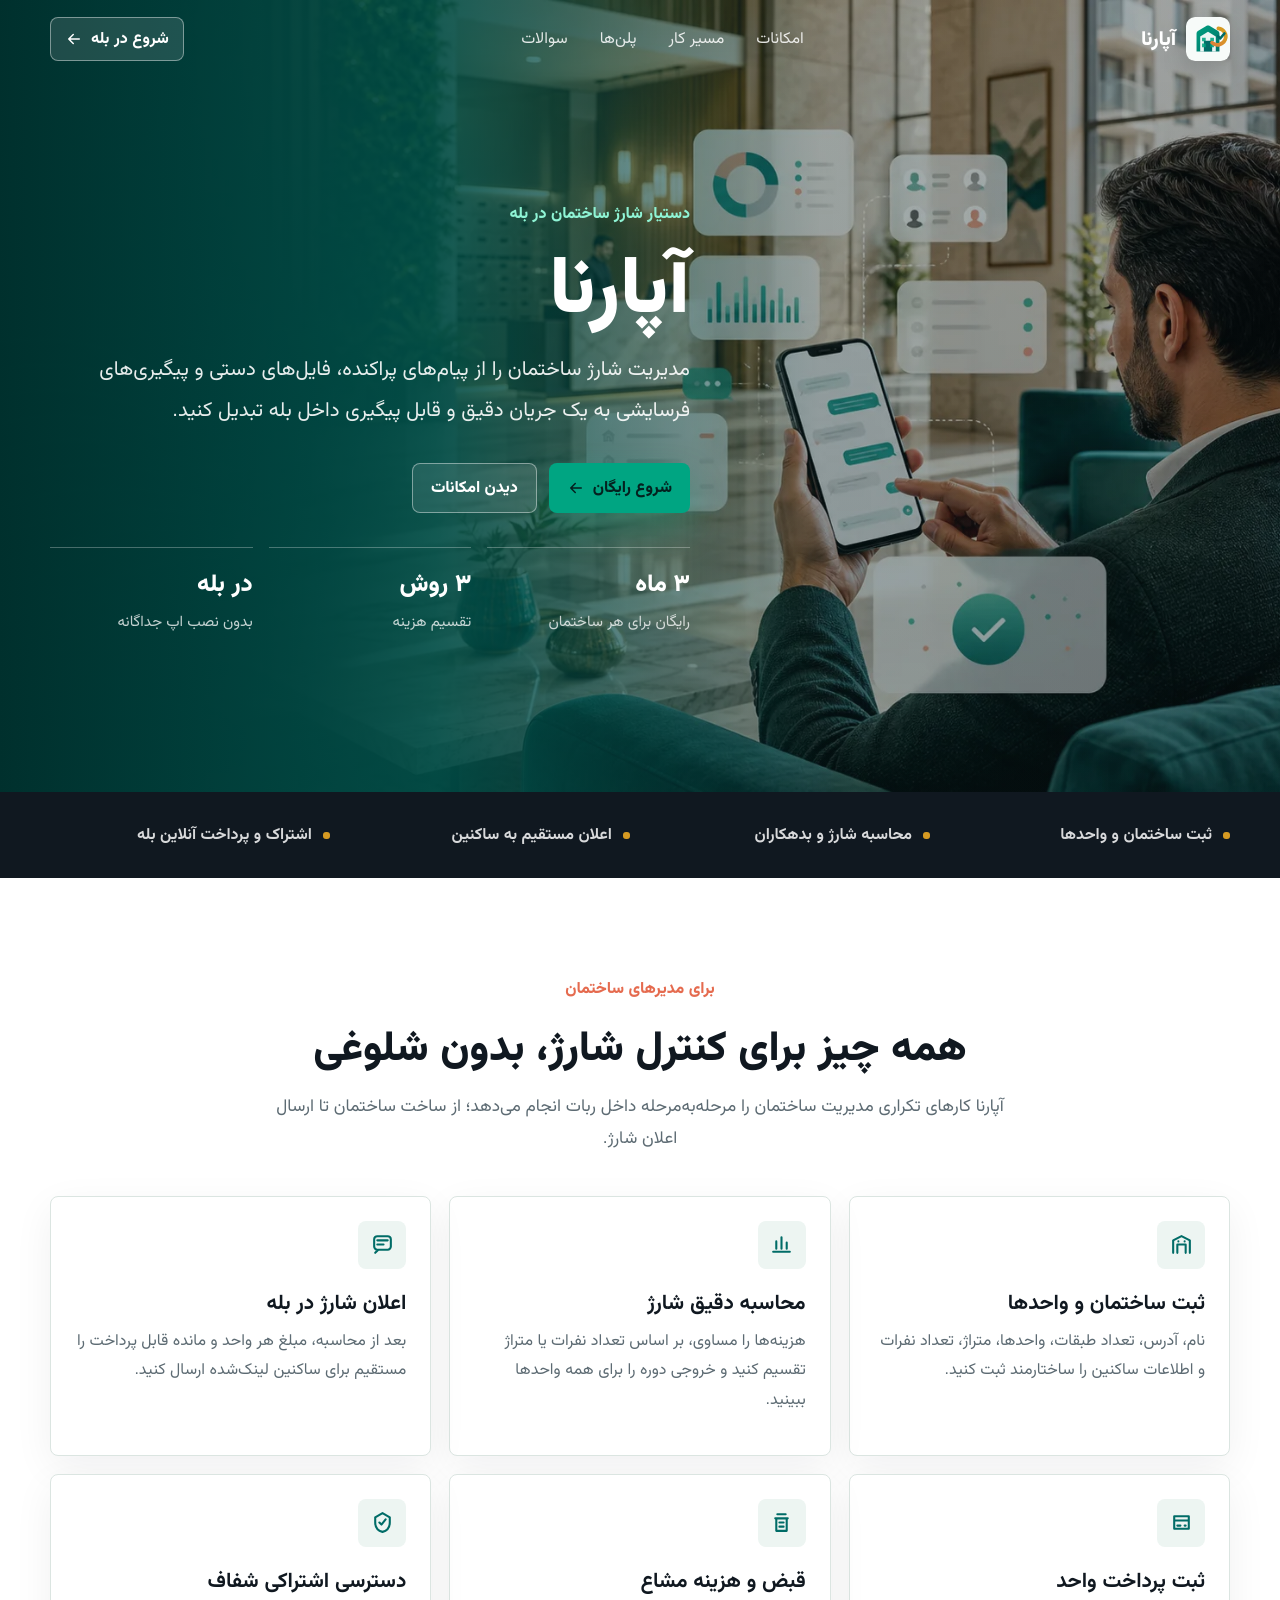
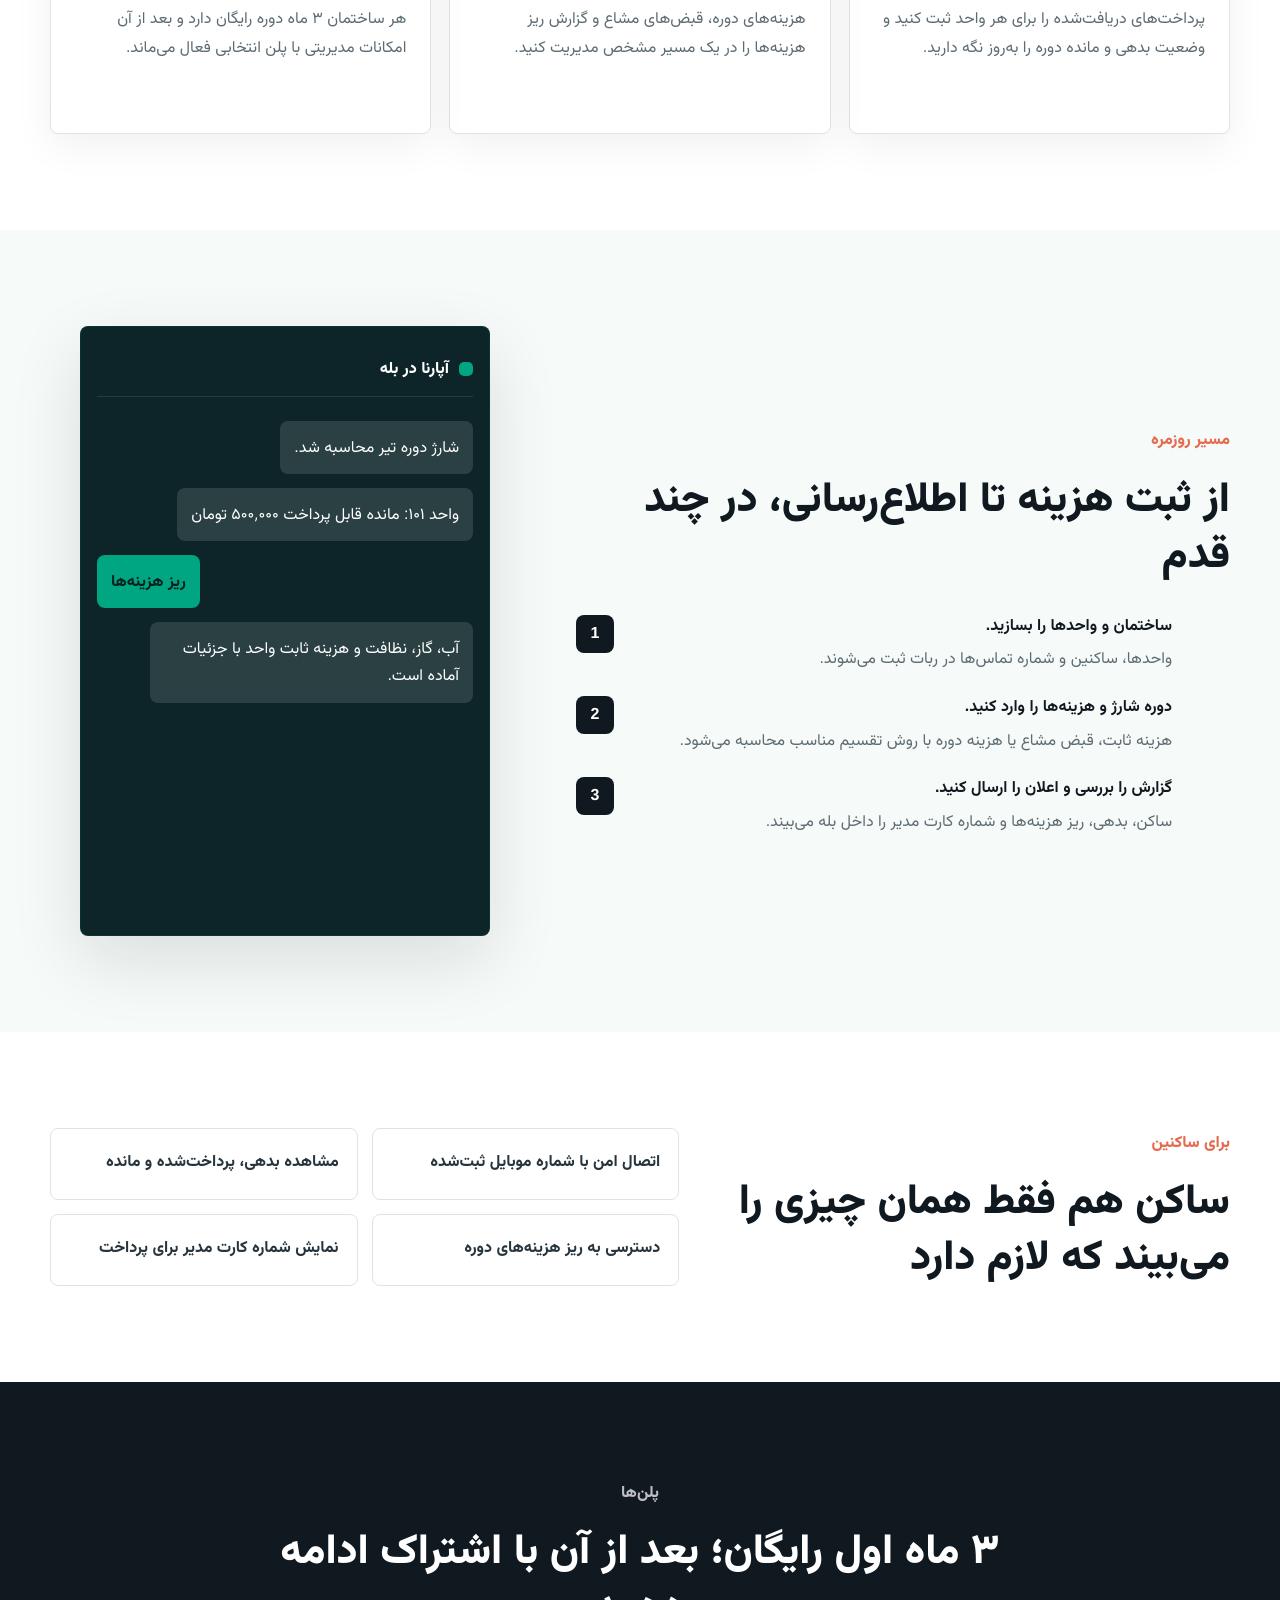
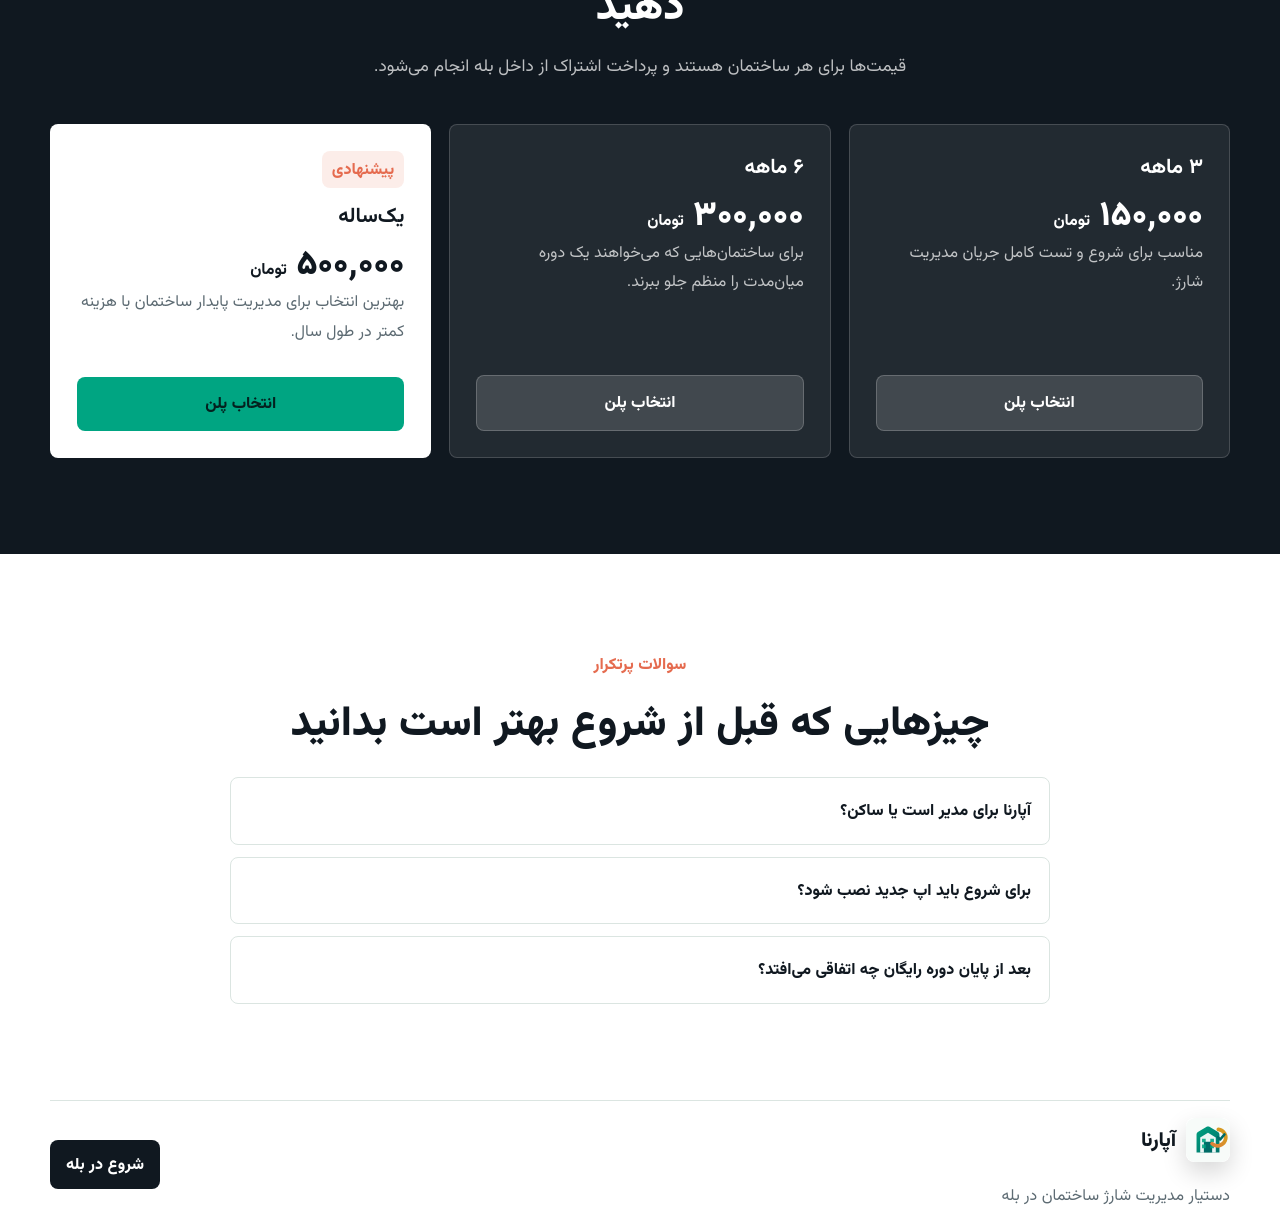
<file: index.html>
<!doctype html>
<html lang="fa-IR" dir="rtl">
  <head>
    <meta charset="utf-8" />
    <meta name="viewport" content="width=device-width, initial-scale=1" />
    <title>آپارنا | دستیار مدیریت شارژ ساختمان در بله</title>
    <meta
      name="description"
      content="آپارنا دستیار مدیریت شارژ ساختمان در بله است؛ ثبت واحدها، محاسبه شارژ، گزارش بدهکاران، اعلان به ساکنین و اشتراک آنلاین."
    />
    <meta property="og:title" content="آپارنا | دستیار مدیریت شارژ ساختمان" />
    <meta
      property="og:description"
      content="مدیریت واحدها، هزینه‌ها، قبض‌های مشاع، بدهکاران و اعلان شارژ ساختمان در بله."
    />
    <meta property="og:url" content="https://aparna.ir/" />
    <meta property="og:image" content="https://aparna.ir/assets/aparna-hero.png" />
    <meta name="theme-color" content="#006c67" />
    <link rel="canonical" href="https://aparna.ir/" />
    <link rel="icon" href="assets/aparna-logo.svg" type="image/svg+xml" />
    <link rel="stylesheet" href="styles.css" />
  </head>
  <body>
    <a class="skip-link" href="#main">رفتن به محتوای اصلی</a>

    <header class="site-header" data-header>
      <nav class="nav" aria-label="ناوبری اصلی">
        <a class="brand" href="#home" aria-label="آپارنا">
          <img src="assets/aparna-logo.svg" alt="" width="44" height="44" />
          <span>آپارنا</span>
        </a>

        <button class="nav-toggle" type="button" aria-expanded="false" aria-controls="site-nav" data-nav-toggle>
          <span class="sr-only">باز و بسته کردن منو</span>
          <svg viewBox="0 0 24 24" aria-hidden="true">
            <path d="M4 7h16M4 12h16M4 17h16" />
          </svg>
        </button>

        <div class="nav-links" id="site-nav" data-nav-links>
          <a href="#features">امکانات</a>
          <a href="#workflow">مسیر کار</a>
          <a href="#pricing">پلن‌ها</a>
          <a href="#faq">سوالات</a>
        </div>

        <a class="nav-cta" href="/go-bale.html">
          شروع در بله
          <svg viewBox="0 0 24 24" aria-hidden="true">
            <path d="M5 12h14M13 6l6 6-6 6" />
          </svg>
        </a>
      </nav>
    </header>

    <main id="main">
      <section class="hero" id="home" aria-labelledby="hero-title">
        <picture class="hero-media" aria-hidden="true">
          <source srcset="assets/aparna-hero.webp" type="image/webp" />
          <img src="assets/aparna-hero.png" alt="" decoding="async" fetchpriority="high" />
        </picture>
        <div class="hero-tint" aria-hidden="true"></div>

        <div class="hero-inner">
          <div class="hero-copy">
            <p class="eyebrow">دستیار شارژ ساختمان در بله</p>
            <h1 id="hero-title">آپارنا</h1>
            <p class="hero-lede">
              مدیریت شارژ ساختمان را از پیام‌های پراکنده، فایل‌های دستی و پیگیری‌های فرسایشی به یک جریان دقیق و قابل پیگیری داخل بله تبدیل کنید.
            </p>
            <div class="hero-actions" aria-label="اقدام‌های اصلی">
              <a class="button button-primary" href="/go-bale.html">
                شروع رایگان
                <svg viewBox="0 0 24 24" aria-hidden="true">
                  <path d="M5 12h14M13 6l6 6-6 6" />
                </svg>
              </a>
              <a class="button button-secondary" href="#features">دیدن امکانات</a>
            </div>

            <dl class="hero-metrics" aria-label="مزیت‌های سریع">
              <div>
                <dt>۳ ماه</dt>
                <dd>رایگان برای هر ساختمان</dd>
              </div>
              <div>
                <dt>۳ روش</dt>
                <dd>تقسیم هزینه</dd>
              </div>
              <div>
                <dt>در بله</dt>
                <dd>بدون نصب اپ جداگانه</dd>
              </div>
            </dl>
          </div>
        </div>
      </section>

      <section class="signal-strip" aria-label="کارهای اصلی آپارنا">
        <div class="signal-inner">
          <p>ثبت ساختمان و واحدها</p>
          <p>محاسبه شارژ و بدهکاران</p>
          <p>اعلان مستقیم به ساکنین</p>
          <p>اشتراک و پرداخت آنلاین بله</p>
        </div>
      </section>

      <section class="section" id="features" aria-labelledby="features-title">
        <div class="section-head">
          <p class="section-kicker">برای مدیرهای ساختمان</p>
          <h2 id="features-title">همه چیز برای کنترل شارژ، بدون شلوغی</h2>
          <p>
            آپارنا کارهای تکراری مدیریت ساختمان را مرحله‌به‌مرحله داخل ربات انجام می‌دهد؛ از ساخت ساختمان تا ارسال اعلان شارژ.
          </p>
        </div>

        <div class="feature-grid">
          <article class="feature-card">
            <span class="feature-icon">
              <svg viewBox="0 0 24 24" aria-hidden="true">
                <path d="M4 20V8l8-4 8 4v12M8 20v-8h8v8M9 9h.01M15 9h.01" />
              </svg>
            </span>
            <h3>ثبت ساختمان و واحدها</h3>
            <p>نام، آدرس، تعداد طبقات، واحدها، متراژ، تعداد نفرات و اطلاعات ساکنین را ساختارمند ثبت کنید.</p>
          </article>

          <article class="feature-card">
            <span class="feature-icon">
              <svg viewBox="0 0 24 24" aria-hidden="true">
                <path d="M4 19h16M7 16V9M12 16V5M17 16v-6" />
              </svg>
            </span>
            <h3>محاسبه دقیق شارژ</h3>
            <p>هزینه‌ها را مساوی، بر اساس تعداد نفرات یا متراژ تقسیم کنید و خروجی دوره را برای همه واحدها ببینید.</p>
          </article>

          <article class="feature-card">
            <span class="feature-icon">
              <svg viewBox="0 0 24 24" aria-hidden="true">
                <path d="M7 8h10M7 12h6M5 20l3-3h9a3 3 0 0 0 3-3V7a3 3 0 0 0-3-3H7a3 3 0 0 0-3 3v7a3 3 0 0 0 3 3" />
              </svg>
            </span>
            <h3>اعلان شارژ در بله</h3>
            <p>بعد از محاسبه، مبلغ هر واحد و مانده قابل پرداخت را مستقیم برای ساکنین لینک‌شده ارسال کنید.</p>
          </article>

          <article class="feature-card">
            <span class="feature-icon">
              <svg viewBox="0 0 24 24" aria-hidden="true">
                <path d="M5 6h14v12H5zM5 10h14M8 15h3M15 15h1" />
              </svg>
            </span>
            <h3>ثبت پرداخت واحد</h3>
            <p>پرداخت‌های دریافت‌شده را برای هر واحد ثبت کنید و وضعیت بدهی و مانده دوره را به‌روز نگه دارید.</p>
          </article>

          <article class="feature-card">
            <span class="feature-icon">
              <svg viewBox="0 0 24 24" aria-hidden="true">
                <path d="M8 4h8M6 8h12M7 8v12h10V8M10 12h4M10 16h4" />
              </svg>
            </span>
            <h3>قبض و هزینه مشاع</h3>
            <p>هزینه‌های دوره، قبض‌های مشاع و گزارش ریز هزینه‌ها را در یک مسیر مشخص مدیریت کنید.</p>
          </article>

          <article class="feature-card">
            <span class="feature-icon">
              <svg viewBox="0 0 24 24" aria-hidden="true">
                <path d="M12 3l7 4v5c0 5-3 8-7 9-4-1-7-4-7-9V7zM9 12l2 2 4-5" />
              </svg>
            </span>
            <h3>دسترسی اشتراکی شفاف</h3>
            <p>هر ساختمان ۳ ماه دوره رایگان دارد و بعد از آن امکانات مدیریتی با پلن انتخابی فعال می‌ماند.</p>
          </article>
        </div>
      </section>

      <section class="section section-split" id="workflow" aria-labelledby="workflow-title">
        <div class="workflow-copy">
          <p class="section-kicker">مسیر روزمره</p>
          <h2 id="workflow-title">از ثبت هزینه تا اطلاع‌رسانی، در چند قدم</h2>
          <ol class="steps">
            <li>
              <strong>ساختمان و واحدها را بسازید.</strong>
              واحدها، ساکنین و شماره تماس‌ها در ربات ثبت می‌شوند.
            </li>
            <li>
              <strong>دوره شارژ و هزینه‌ها را وارد کنید.</strong>
              هزینه ثابت، قبض مشاع یا هزینه دوره با روش تقسیم مناسب محاسبه می‌شود.
            </li>
            <li>
              <strong>گزارش را بررسی و اعلان را ارسال کنید.</strong>
              ساکن، بدهی، ریز هزینه‌ها و شماره کارت مدیر را داخل بله می‌بیند.
            </li>
          </ol>
        </div>

        <div class="chat-preview" aria-label="پیش‌نمایش گفتگوی ربات">
          <div class="phone-shell">
            <div class="phone-top">
              <span></span>
              <p>آپارنا در بله</p>
            </div>
            <div class="chat-thread">
              <p class="bubble bot">شارژ دوره تیر محاسبه شد.</p>
              <p class="bubble bot">واحد ۱۰۱: مانده قابل پرداخت ۵۰۰٬۰۰۰ تومان</p>
              <p class="bubble user">ریز هزینه‌ها</p>
              <p class="bubble bot">آب، گاز، نظافت و هزینه ثابت واحد با جزئیات آماده است.</p>
            </div>
          </div>
        </div>
      </section>

      <section class="section resident-band" aria-labelledby="resident-title">
        <div>
          <p class="section-kicker">برای ساکنین</p>
          <h2 id="resident-title">ساکن هم فقط همان چیزی را می‌بیند که لازم دارد</h2>
        </div>
        <div class="resident-list">
          <p>اتصال امن با شماره موبایل ثبت‌شده</p>
          <p>مشاهده بدهی، پرداخت‌شده و مانده</p>
          <p>دسترسی به ریز هزینه‌های دوره</p>
          <p>نمایش شماره کارت مدیر برای پرداخت</p>
        </div>
      </section>

      <section class="section pricing-section" id="pricing" aria-labelledby="pricing-title">
        <div class="section-head">
          <p class="section-kicker">پلن‌ها</p>
          <h2 id="pricing-title">۳ ماه اول رایگان؛ بعد از آن با اشتراک ادامه دهید</h2>
          <p>قیمت‌ها برای هر ساختمان هستند و پرداخت اشتراک از داخل بله انجام می‌شود.</p>
        </div>

        <div class="pricing-grid">
          <article class="price-card">
            <h3>۳ ماهه</h3>
            <p class="price">۱۵۰٬۰۰۰ <span>تومان</span></p>
            <p>مناسب برای شروع و تست کامل جریان مدیریت شارژ.</p>
            <a href="/go-bale.html">انتخاب پلن</a>
          </article>

          <article class="price-card">
            <h3>۶ ماهه</h3>
            <p class="price">۳۰۰٬۰۰۰ <span>تومان</span></p>
            <p>برای ساختمان‌هایی که می‌خواهند یک دوره میان‌مدت را منظم جلو ببرند.</p>
            <a href="/go-bale.html">انتخاب پلن</a>
          </article>

          <article class="price-card featured">
            <p class="badge">پیشنهادی</p>
            <h3>یک‌ساله</h3>
            <p class="price">۵۰۰٬۰۰۰ <span>تومان</span></p>
            <p>بهترین انتخاب برای مدیریت پایدار ساختمان با هزینه کمتر در طول سال.</p>
            <a href="/go-bale.html">انتخاب پلن</a>
          </article>
        </div>
      </section>

      <section class="section faq-section" id="faq" aria-labelledby="faq-title">
        <div class="section-head compact">
          <p class="section-kicker">سوالات پرتکرار</p>
          <h2 id="faq-title">چیزهایی که قبل از شروع بهتر است بدانید</h2>
        </div>

        <div class="faq-list">
          <details>
            <summary>آپارنا برای مدیر است یا ساکن؟</summary>
            <p>هر دو. مدیر ساختمان عملیات اصلی مثل ثبت واحد، هزینه، شارژ و اعلان را انجام می‌دهد؛ ساکن هم بدهی و ریز هزینه‌های خودش را می‌بیند.</p>
          </details>
          <details>
            <summary>برای شروع باید اپ جدید نصب شود؟</summary>
            <p>خیر. تجربه اصلی داخل بله است و کاربران از همان پیام‌رسان با ربات کار می‌کنند.</p>
          </details>
          <details>
            <summary>بعد از پایان دوره رایگان چه اتفاقی می‌افتد؟</summary>
            <p>ثبت ساختمان و مشاهده اطلاعات باز می‌ماند، اما امکانات مدیریتی مثل مدیریت واحدها، محاسبه شارژ، ثبت پرداخت و ارسال اعلان نیاز به اشتراک فعال دارد.</p>
          </details>
        </div>
      </section>
    </main>

    <footer class="site-footer">
      <div>
        <a class="brand" href="#home" aria-label="آپارنا">
          <img src="assets/aparna-logo.svg" alt="" width="40" height="40" />
          <span>آپارنا</span>
        </a>
        <p>دستیار مدیریت شارژ ساختمان در بله</p>
      </div>
      <a href="/go-bale.html">شروع در بله</a>
    </footer>

    <script src="script.js"></script>
  </body>
</html>
</file>
<file: styles.css>
@font-face {
  font-family: "Vazirmatn Variable";
  font-style: normal;
  font-display: swap;
  font-weight: 100 900;
  src: url("assets/fonts/vazirmatn-arabic-wght-normal.woff2") format("woff2-variations");
  unicode-range: U+0600-06FF, U+0750-077F, U+0870-088E, U+0890-0891, U+0897-08E1, U+08E3-08FF, U+200C-200E, U+2010-2011, U+204F, U+2E41, U+FB50-FDFF, U+FE70-FE74, U+FE76-FEFC;
}

:root {
  color-scheme: light;
  --ink: #101820;
  --ink-soft: #26343d;
  --muted: #5d6b73;
  --line: #dbe5e1;
  --surface: #f6faf8;
  --surface-strong: #edf5f2;
  --white: #ffffff;
  --teal: #006c67;
  --teal-bright: #00a582;
  --coral: #e56b4f;
  --amber: #d69a22;
  --blue: #345f8a;
  --shadow: 0 24px 70px rgba(16, 24, 32, 0.12);
}

* {
  box-sizing: border-box;
}

html {
  scroll-behavior: smooth;
}

body {
  margin: 0;
  background: var(--white);
  color: var(--ink);
  font-family: "Vazirmatn Variable", Vazirmatn, IRANSans, Shabnam, "Noto Sans Arabic", Tahoma, Arial, sans-serif;
  font-size: 16px;
  line-height: 1.85;
  letter-spacing: 0;
  text-rendering: geometricPrecision;
}

img,
svg {
  display: block;
}

a {
  color: inherit;
  text-decoration: none;
}

button,
input,
textarea {
  font: inherit;
}

.skip-link {
  position: fixed;
  inset-block-start: 12px;
  inset-inline-start: 12px;
  z-index: 100;
  transform: translateY(-140%);
  border-radius: 8px;
  background: var(--ink);
  color: var(--white);
  padding: 10px 14px;
  transition: transform 180ms ease;
}

.skip-link:focus {
  transform: translateY(0);
}

.sr-only {
  position: absolute;
  width: 1px;
  height: 1px;
  overflow: hidden;
  clip: rect(0, 0, 0, 0);
  white-space: nowrap;
}

.site-header {
  position: fixed;
  inset-block-start: 0;
  inset-inline: 0;
  z-index: 20;
  transition: background-color 180ms ease, border-color 180ms ease, box-shadow 180ms ease;
}

.site-header.is-scrolled {
  border-block-end: 1px solid rgba(255, 255, 255, 0.12);
  background: rgba(0, 44, 43, 0.78);
  box-shadow: 0 10px 30px rgba(0, 0, 0, 0.14);
  backdrop-filter: blur(18px);
}

.nav {
  width: min(1180px, calc(100% - 40px));
  min-height: 78px;
  margin: 0 auto;
  display: grid;
  grid-template-columns: auto 1fr auto;
  align-items: center;
  gap: 22px;
  color: var(--white);
}

.brand {
  display: inline-flex;
  align-items: center;
  gap: 10px;
  font-weight: 850;
  font-size: 1.25rem;
  white-space: nowrap;
}

.brand img {
  width: 44px;
  height: 44px;
  border-radius: 8px;
  box-shadow: 0 10px 24px rgba(0, 0, 0, 0.16);
}

.nav-links {
  justify-self: center;
  display: flex;
  align-items: center;
  gap: 8px;
  color: rgba(255, 255, 255, 0.86);
}

.nav-links a,
.nav-cta,
.button {
  min-height: 44px;
  display: inline-flex;
  align-items: center;
  justify-content: center;
  gap: 8px;
  border-radius: 8px;
  line-height: 1.4;
}

.nav-links a {
  padding: 8px 12px;
}

.nav-links a:hover,
.nav-links a:focus-visible {
  background: rgba(255, 255, 255, 0.1);
  color: var(--white);
}

.nav-cta {
  border: 1px solid rgba(255, 255, 255, 0.42);
  background: rgba(255, 255, 255, 0.12);
  padding: 9px 14px;
  font-weight: 750;
}

.nav-cta svg,
.button svg {
  width: 18px;
  height: 18px;
  fill: none;
  stroke: currentColor;
  stroke-width: 2;
  stroke-linecap: round;
  stroke-linejoin: round;
  transform: scaleX(-1);
}

.nav-toggle {
  display: none;
  width: 44px;
  height: 44px;
  place-items: center;
  border: 1px solid rgba(255, 255, 255, 0.34);
  border-radius: 8px;
  background: rgba(255, 255, 255, 0.12);
  color: var(--white);
  cursor: pointer;
}

.nav-toggle svg {
  width: 23px;
  height: 23px;
  fill: none;
  stroke: currentColor;
  stroke-width: 2;
  stroke-linecap: round;
}

.hero {
  position: relative;
  min-height: 88svh;
  overflow: hidden;
  isolation: isolate;
  display: flex;
  align-items: center;
  padding-block: 118px 72px;
  color: var(--white);
}

.hero-media,
.hero-tint {
  position: absolute;
  inset: 0;
  z-index: -2;
}

.hero-media img {
  width: 100%;
  height: 100%;
  object-fit: cover;
  object-position: center;
}

.hero-tint {
  z-index: -1;
  background:
    linear-gradient(90deg, rgba(0, 48, 45, 0.96) 0%, rgba(0, 82, 76, 0.83) 34%, rgba(7, 36, 39, 0.28) 64%, rgba(9, 18, 22, 0.28) 100%),
    linear-gradient(0deg, rgba(7, 28, 30, 0.24), rgba(7, 28, 30, 0.1));
}

.hero-inner {
  width: min(1180px, calc(100% - 40px));
  margin: 0 auto;
}

.hero-copy {
  width: min(100%, 640px);
  margin-right: auto;
  margin-left: 0;
  text-align: right;
}

.eyebrow,
.section-kicker {
  margin: 0 0 14px;
  font-weight: 800;
  color: var(--coral);
}

.hero .eyebrow {
  color: #8ff4d5;
}

.hero h1 {
  margin: 0;
  font-size: 5rem;
  line-height: 1.05;
  font-weight: 900;
  letter-spacing: 0;
}

.hero-lede {
  margin: 22px 0 0;
  color: rgba(255, 255, 255, 0.9);
  font-size: 1.28rem;
  line-height: 2;
}

.hero-actions {
  display: flex;
  flex-wrap: wrap;
  gap: 12px;
  margin-block-start: 32px;
}

.button {
  padding: 13px 18px;
  font-weight: 800;
}

.button-primary {
  background: var(--teal-bright);
  color: #04211f;
  box-shadow: 0 16px 34px rgba(0, 165, 130, 0.28);
}

.button-primary:hover,
.button-primary:focus-visible {
  background: #24c39f;
}

.button-secondary {
  border: 1px solid rgba(255, 255, 255, 0.42);
  background: rgba(255, 255, 255, 0.1);
  color: var(--white);
}

.hero-metrics {
  display: grid;
  grid-template-columns: repeat(3, minmax(0, 1fr));
  gap: 16px;
  margin: 34px 0 0;
  padding: 0;
}

.hero-metrics div {
  min-height: 92px;
  border-block-start: 1px solid rgba(255, 255, 255, 0.28);
  padding-block-start: 14px;
}

.hero-metrics dt {
  margin: 0;
  font-size: 1.5rem;
  font-weight: 850;
  color: var(--white);
}

.hero-metrics dd {
  margin: 2px 0 0;
  color: rgba(255, 255, 255, 0.76);
  font-size: 0.95rem;
}

.signal-strip {
  background: var(--ink);
  color: var(--white);
}

.signal-inner {
  width: min(1180px, calc(100% - 40px));
  min-height: 86px;
  margin: 0 auto;
  display: grid;
  grid-template-columns: repeat(4, minmax(0, 1fr));
  align-items: center;
  gap: 20px;
}

.signal-inner p {
  margin: 0;
  position: relative;
  padding-inline-start: 18px;
  color: rgba(255, 255, 255, 0.84);
  font-weight: 700;
}

.signal-inner p::before {
  content: "";
  position: absolute;
  inset-block-start: 0.72em;
  inset-inline-start: 0;
  width: 7px;
  height: 7px;
  border-radius: 3px;
  background: var(--amber);
}

.section {
  padding-block: 96px;
}

.section-head {
  width: min(760px, calc(100% - 40px));
  margin: 0 auto 42px;
  text-align: center;
}

.section-head.compact {
  margin-block-end: 28px;
}

.section h2 {
  margin: 0;
  color: var(--ink);
  font-size: 2.6rem;
  line-height: 1.35;
  font-weight: 850;
  letter-spacing: 0;
}

.section-head p:last-child {
  margin: 16px 0 0;
  color: var(--muted);
  font-size: 1.08rem;
}

.feature-grid,
.pricing-grid {
  width: min(1180px, calc(100% - 40px));
  margin: 0 auto;
  display: grid;
  grid-template-columns: repeat(3, minmax(0, 1fr));
  gap: 18px;
}

.feature-card,
.price-card {
  border: 1px solid var(--line);
  border-radius: 8px;
  background: var(--white);
  box-shadow: 0 12px 40px rgba(16, 24, 32, 0.06);
}

.feature-card {
  min-height: 260px;
  padding: 24px;
}

.feature-icon {
  width: 48px;
  height: 48px;
  display: grid;
  place-items: center;
  border-radius: 8px;
  background: var(--surface-strong);
  color: var(--teal);
}

.feature-icon svg {
  width: 25px;
  height: 25px;
  fill: none;
  stroke: currentColor;
  stroke-width: 2;
  stroke-linecap: round;
  stroke-linejoin: round;
}

.feature-card h3,
.price-card h3 {
  margin: 18px 0 8px;
  font-size: 1.3rem;
  line-height: 1.5;
}

.feature-card p,
.price-card p,
.faq-list p {
  margin: 0;
  color: var(--muted);
}

.section-split {
  background: var(--surface);
  display: grid;
  grid-template-columns: minmax(0, 1fr) minmax(300px, 470px);
  gap: 56px;
  align-items: center;
  padding-inline: max(20px, calc((100vw - 1180px) / 2));
}

.workflow-copy h2 {
  max-width: 640px;
}

.steps {
  list-style: none;
  counter-reset: step;
  margin: 30px 0 0;
  padding: 0;
  display: grid;
  gap: 18px;
}

.steps li {
  counter-increment: step;
  position: relative;
  padding: 0 58px 0 0;
  color: var(--muted);
}

.steps li::before {
  content: counter(step);
  position: absolute;
  inset-block-start: 4px;
  inset-inline-start: auto;
  inset-inline-end: 0;
  width: 38px;
  height: 38px;
  display: grid;
  place-items: center;
  border-radius: 8px;
  background: var(--ink);
  color: var(--white);
  font-weight: 800;
}

.steps strong {
  display: block;
  color: var(--ink);
  margin-block-end: 4px;
}

.chat-preview {
  justify-self: center;
  width: min(100%, 410px);
}

.phone-shell {
  min-height: 610px;
  border: 1px solid rgba(0, 108, 103, 0.2);
  border-radius: 8px;
  background: #0d2528;
  padding: 16px;
  box-shadow: var(--shadow);
}

.phone-top {
  height: 54px;
  display: flex;
  align-items: center;
  gap: 10px;
  border-block-end: 1px solid rgba(255, 255, 255, 0.1);
  color: var(--white);
}

.phone-top span {
  width: 14px;
  height: 14px;
  border-radius: 5px;
  background: var(--teal-bright);
}

.phone-top p {
  margin: 0;
  font-weight: 800;
}

.chat-thread {
  display: grid;
  gap: 14px;
  padding-block-start: 24px;
}

.bubble {
  width: fit-content;
  max-width: 86%;
  margin: 0;
  border-radius: 8px;
  padding: 13px 14px;
  color: var(--white);
  line-height: 1.7;
}

.bubble.bot {
  background: rgba(255, 255, 255, 0.12);
}

.bubble.user {
  justify-self: end;
  background: var(--teal-bright);
  color: #04211f;
  font-weight: 750;
}

.resident-band {
  width: min(1180px, calc(100% - 40px));
  margin: 0 auto;
  display: grid;
  grid-template-columns: minmax(260px, 0.9fr) minmax(0, 1.1fr);
  gap: 36px;
  align-items: start;
}

.resident-list {
  display: grid;
  grid-template-columns: repeat(2, minmax(0, 1fr));
  gap: 14px;
}

.resident-list p {
  min-height: 72px;
  margin: 0;
  border: 1px solid var(--line);
  border-radius: 8px;
  padding: 18px;
  color: var(--ink-soft);
  font-weight: 750;
  background: var(--white);
}

.pricing-section {
  background: var(--ink);
}

.pricing-section .section-kicker {
  color: #8ff4d5;
}

.pricing-section h2,
.pricing-section .section-head p {
  color: var(--white);
}

.pricing-section .section-head p {
  color: rgba(255, 255, 255, 0.72);
}

.price-card {
  position: relative;
  min-height: 334px;
  padding: 26px;
  display: flex;
  flex-direction: column;
  color: var(--white);
  background: rgba(255, 255, 255, 0.08);
  border-color: rgba(255, 255, 255, 0.16);
  box-shadow: none;
}

.price-card.featured {
  background: var(--white);
  color: var(--ink);
  border-color: transparent;
}

.price-card h3 {
  margin-block-start: 0;
  color: inherit;
}

.price-card p {
  color: rgba(255, 255, 255, 0.72);
}

.price-card.featured p {
  color: var(--muted);
}

.price {
  margin-block: 10px 14px;
  color: inherit !important;
  font-size: 2.15rem;
  font-weight: 850;
  line-height: 1.4;
}

.price span {
  font-size: 1rem;
  font-weight: 750;
}

.price-card a {
  min-height: 46px;
  display: inline-flex;
  align-items: center;
  justify-content: center;
  margin-block-start: auto;
  border-radius: 8px;
  background: var(--teal-bright);
  color: #04211f;
  font-weight: 800;
  padding: 12px 16px;
}

.price-card:not(.featured) a {
  background: rgba(255, 255, 255, 0.14);
  color: var(--white);
  border: 1px solid rgba(255, 255, 255, 0.2);
}

.badge {
  width: fit-content;
  margin: 0 0 12px !important;
  border-radius: 8px;
  background: rgba(229, 107, 79, 0.12);
  color: var(--coral) !important;
  padding: 4px 10px;
  font-weight: 800;
}

.faq-list {
  width: min(820px, calc(100% - 40px));
  margin: 0 auto;
  display: grid;
  gap: 12px;
}

.faq-list details {
  border: 1px solid var(--line);
  border-radius: 8px;
  background: var(--white);
  padding: 0 18px;
}

.faq-list summary {
  cursor: pointer;
  list-style: none;
  padding: 18px 0;
  color: var(--ink);
  font-weight: 800;
}

.faq-list summary::-webkit-details-marker {
  display: none;
}

.faq-list p {
  padding-block: 0 18px;
}

.site-footer {
  min-height: 128px;
  width: min(1180px, calc(100% - 40px));
  margin: 0 auto;
  border-block-start: 1px solid var(--line);
  display: flex;
  align-items: center;
  justify-content: space-between;
  gap: 24px;
}

.site-footer .brand {
  color: var(--ink);
}

.site-footer p {
  margin: 8px 0 0;
  color: var(--muted);
}

.site-footer > a {
  min-height: 44px;
  display: inline-flex;
  align-items: center;
  justify-content: center;
  border-radius: 8px;
  background: var(--ink);
  color: var(--white);
  padding: 10px 16px;
  font-weight: 800;
}

:focus-visible {
  outline: 3px solid var(--amber);
  outline-offset: 3px;
}

@media (max-width: 980px) {
  .nav {
    grid-template-columns: auto auto 1fr;
  }

  .nav-toggle {
    display: grid;
  }

  .nav-links {
    position: absolute;
    inset-block-start: 72px;
    inset-inline: 20px;
    display: none;
    justify-self: stretch;
    flex-direction: column;
    align-items: stretch;
    gap: 4px;
    border: 1px solid rgba(255, 255, 255, 0.16);
    border-radius: 8px;
    background: rgba(0, 44, 43, 0.96);
    padding: 10px;
    box-shadow: 0 16px 40px rgba(0, 0, 0, 0.22);
  }

  .nav-links.is-open {
    display: flex;
  }

  .nav-links a {
    justify-content: flex-start;
    min-height: 44px;
  }

  .nav-cta {
    justify-self: end;
  }

  .hero {
    min-height: 86svh;
  }

  .hero h1 {
    font-size: 4rem;
  }

  .hero-lede {
    font-size: 1.16rem;
  }

  .signal-inner,
  .feature-grid,
  .pricing-grid,
  .resident-list {
    grid-template-columns: repeat(2, minmax(0, 1fr));
  }

  .section-split,
  .resident-band {
    grid-template-columns: 1fr;
  }

  .chat-preview {
    justify-self: start;
  }

  .phone-shell {
    min-height: 480px;
  }
}

@media (max-width: 680px) {
  body {
    font-size: 15px;
  }

  .nav {
    width: min(100% - 28px, 1180px);
    min-height: 70px;
    gap: 10px;
  }

  .brand span {
    font-size: 1.05rem;
  }

  .brand img {
    width: 38px;
    height: 38px;
  }

  .nav-cta {
    display: none;
  }

  .hero {
    min-height: 84svh;
    padding-block: 98px 52px;
  }

  .hero-media img {
    object-position: 58% center;
  }

  .hero-tint {
    background:
      linear-gradient(90deg, rgba(0, 48, 45, 0.95) 0%, rgba(0, 82, 76, 0.88) 54%, rgba(7, 36, 39, 0.58) 100%),
      linear-gradient(0deg, rgba(7, 28, 30, 0.36), rgba(7, 28, 30, 0.1));
  }

  .hero-inner,
  .signal-inner,
  .section-head,
  .feature-grid,
  .pricing-grid,
  .resident-band,
  .faq-list,
  .site-footer {
    width: min(100% - 28px, 1180px);
  }

  .hero h1 {
    font-size: 3.05rem;
  }

  .hero-lede {
    font-size: 1.02rem;
  }

  .hero-actions {
    flex-direction: column;
  }

  .button {
    width: 100%;
  }

  .signal-inner,
  .feature-grid,
  .pricing-grid,
  .resident-list {
    grid-template-columns: 1fr;
  }

  .hero-metrics {
    grid-template-columns: repeat(3, minmax(0, 1fr));
    gap: 8px;
    margin-block-start: 24px;
  }

  .hero-metrics div {
    min-height: 66px;
    padding-block-start: 10px;
    padding-inline: 4px;
    text-align: center;
  }

  .hero-metrics dt {
    font-size: 1.08rem;
  }

  .hero-metrics dd {
    font-size: 0.78rem;
    line-height: 1.55;
  }

  .signal-inner {
    padding-block: 22px;
  }

  .section {
    padding-block: 68px;
  }

  .section h2 {
    font-size: 2rem;
  }

  .feature-card,
  .price-card {
    min-height: auto;
    padding: 20px;
  }

  .section-split {
    padding-inline: 14px;
    gap: 36px;
  }

  .steps li {
    padding-inline-end: 50px;
  }

  .phone-shell {
    min-height: 440px;
  }

  .site-footer {
    padding-block: 24px;
    flex-direction: column;
    align-items: flex-start;
  }
}

@media (prefers-reduced-motion: reduce) {
  *,
  *::before,
  *::after {
    scroll-behavior: auto !important;
    transition: none !important;
  }
}
</file>
